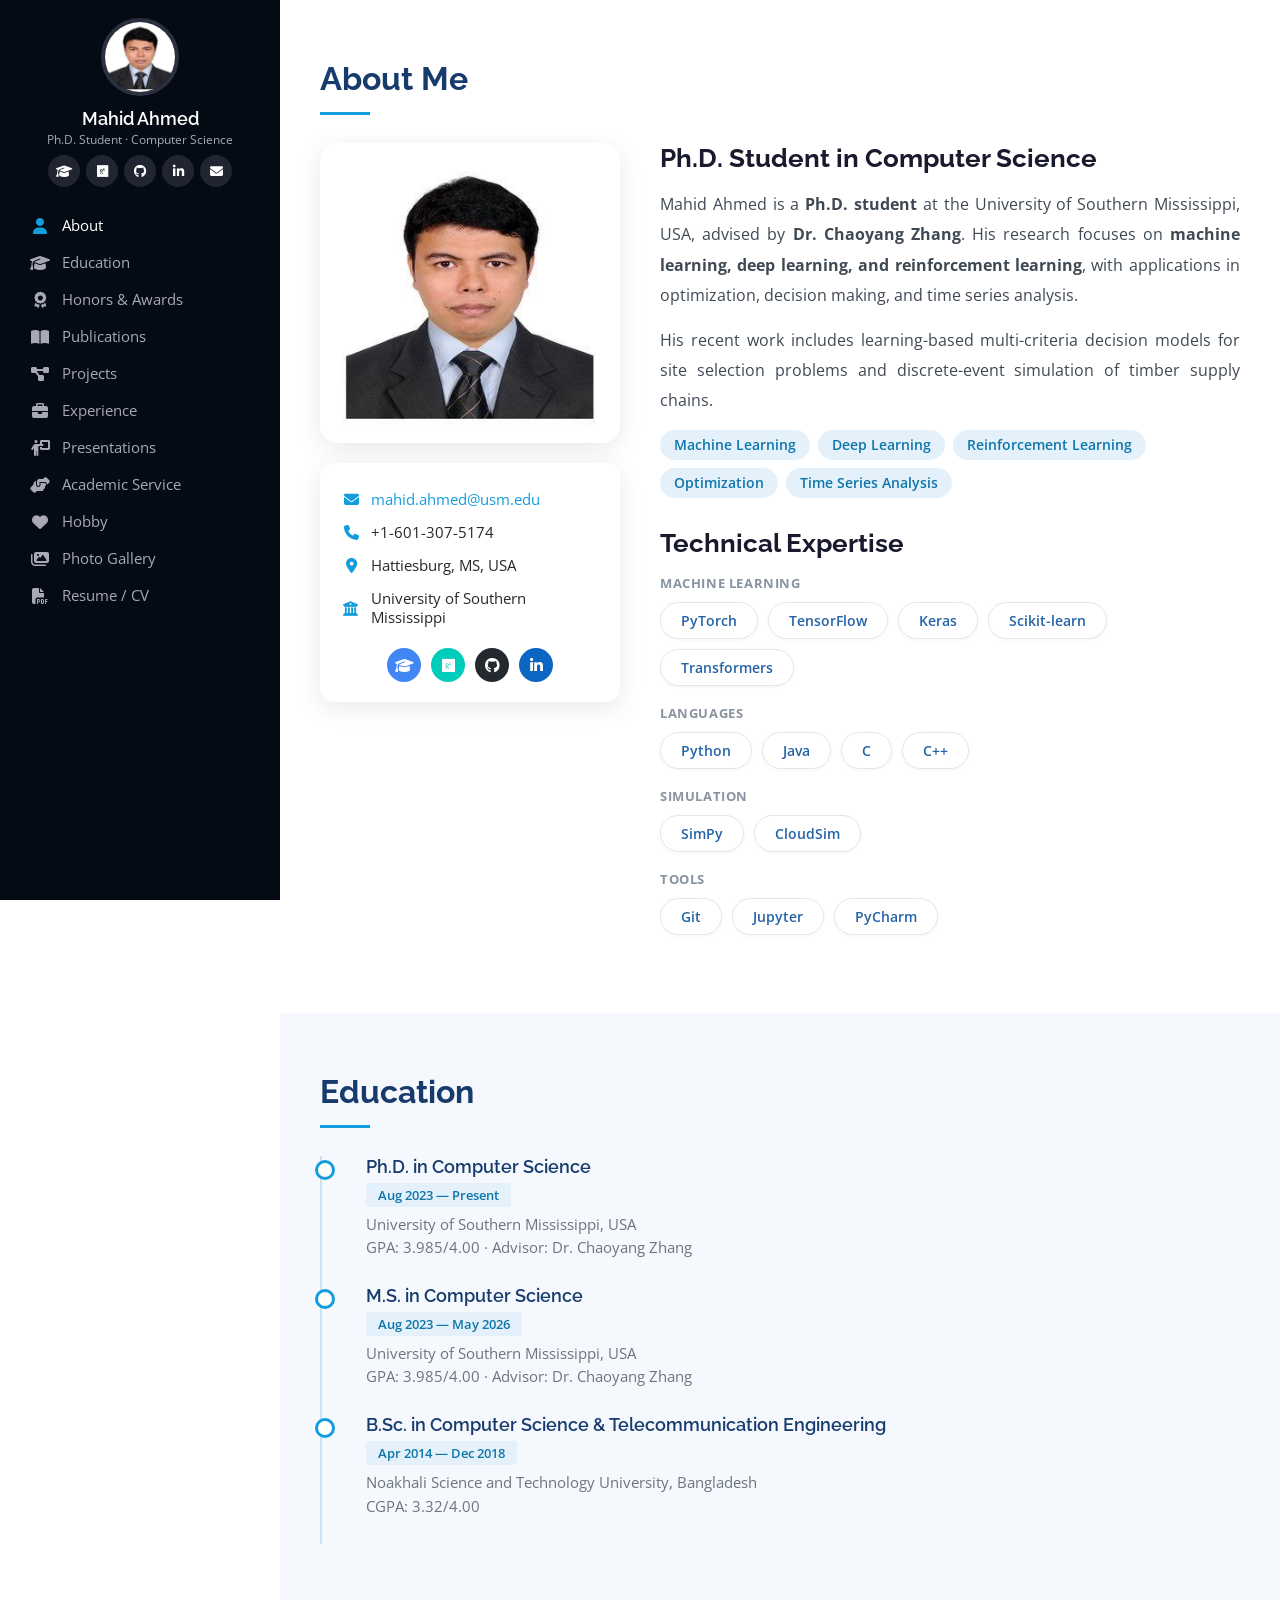
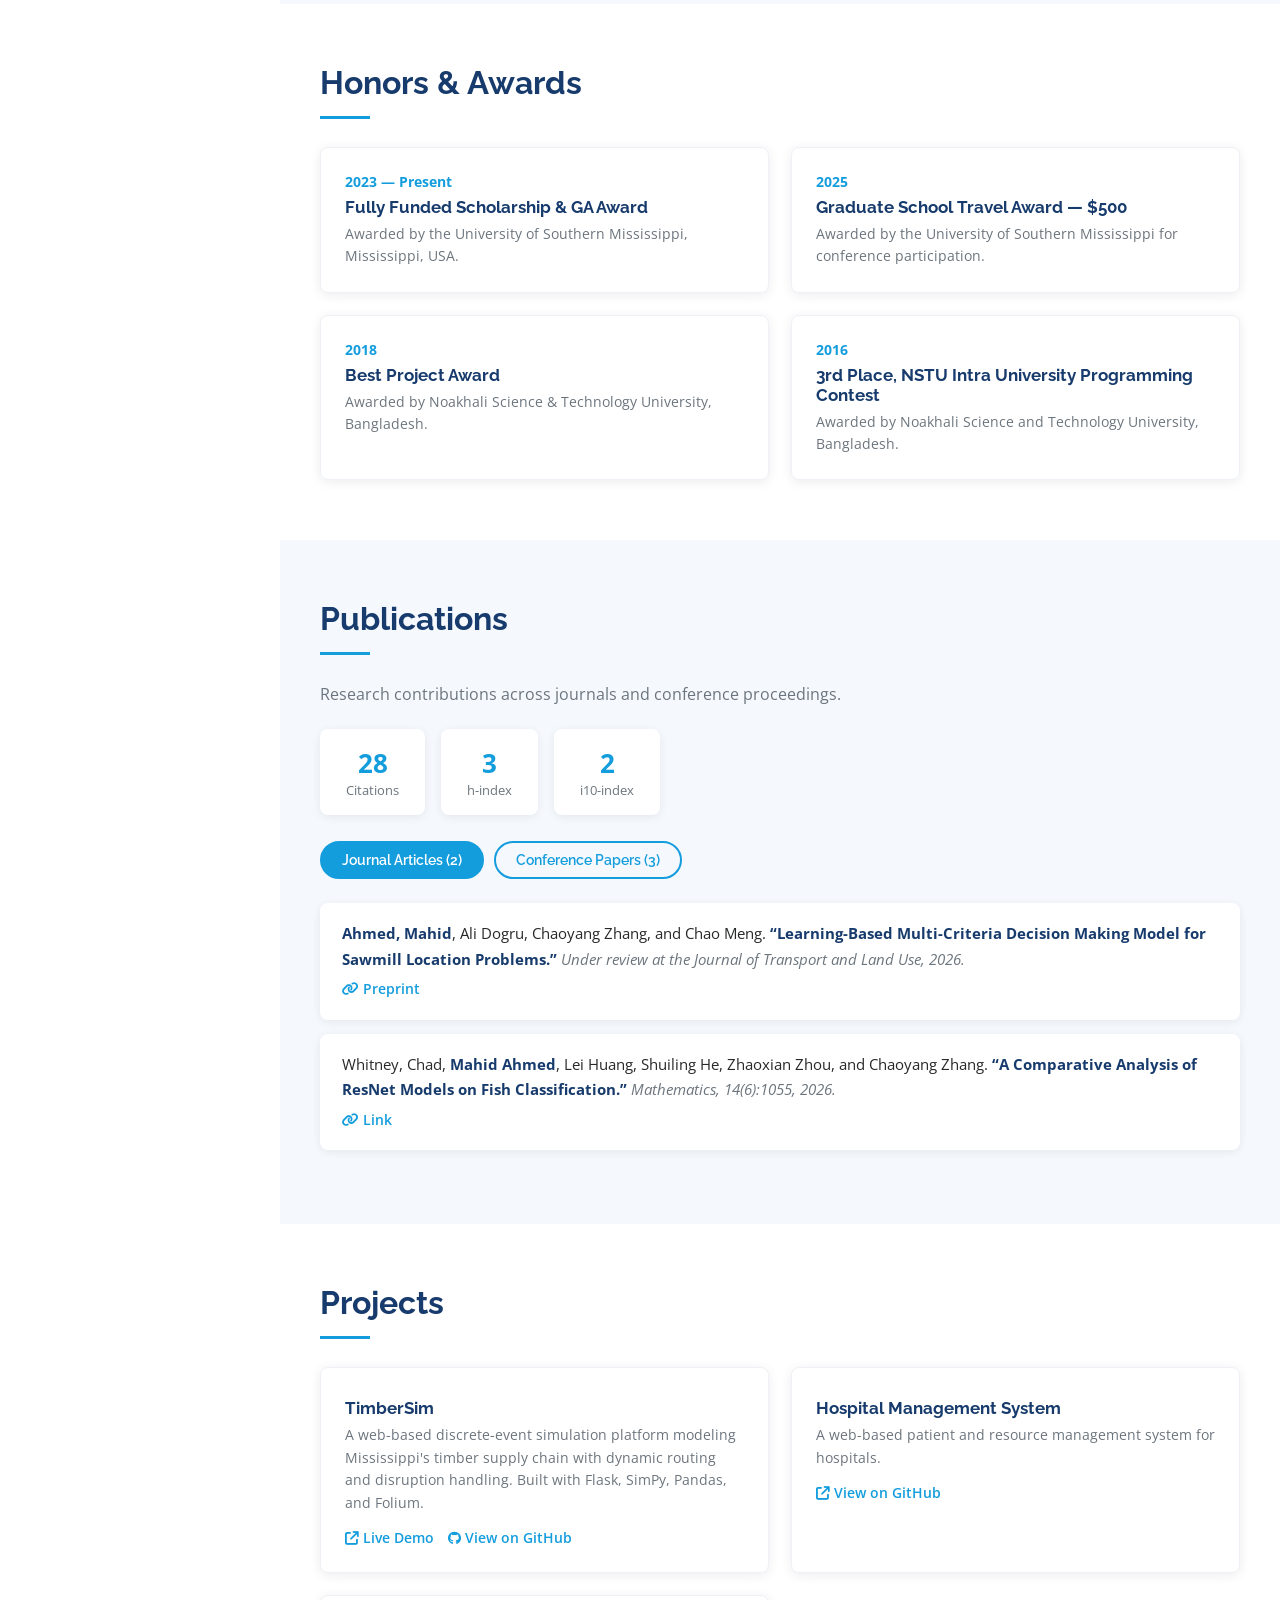
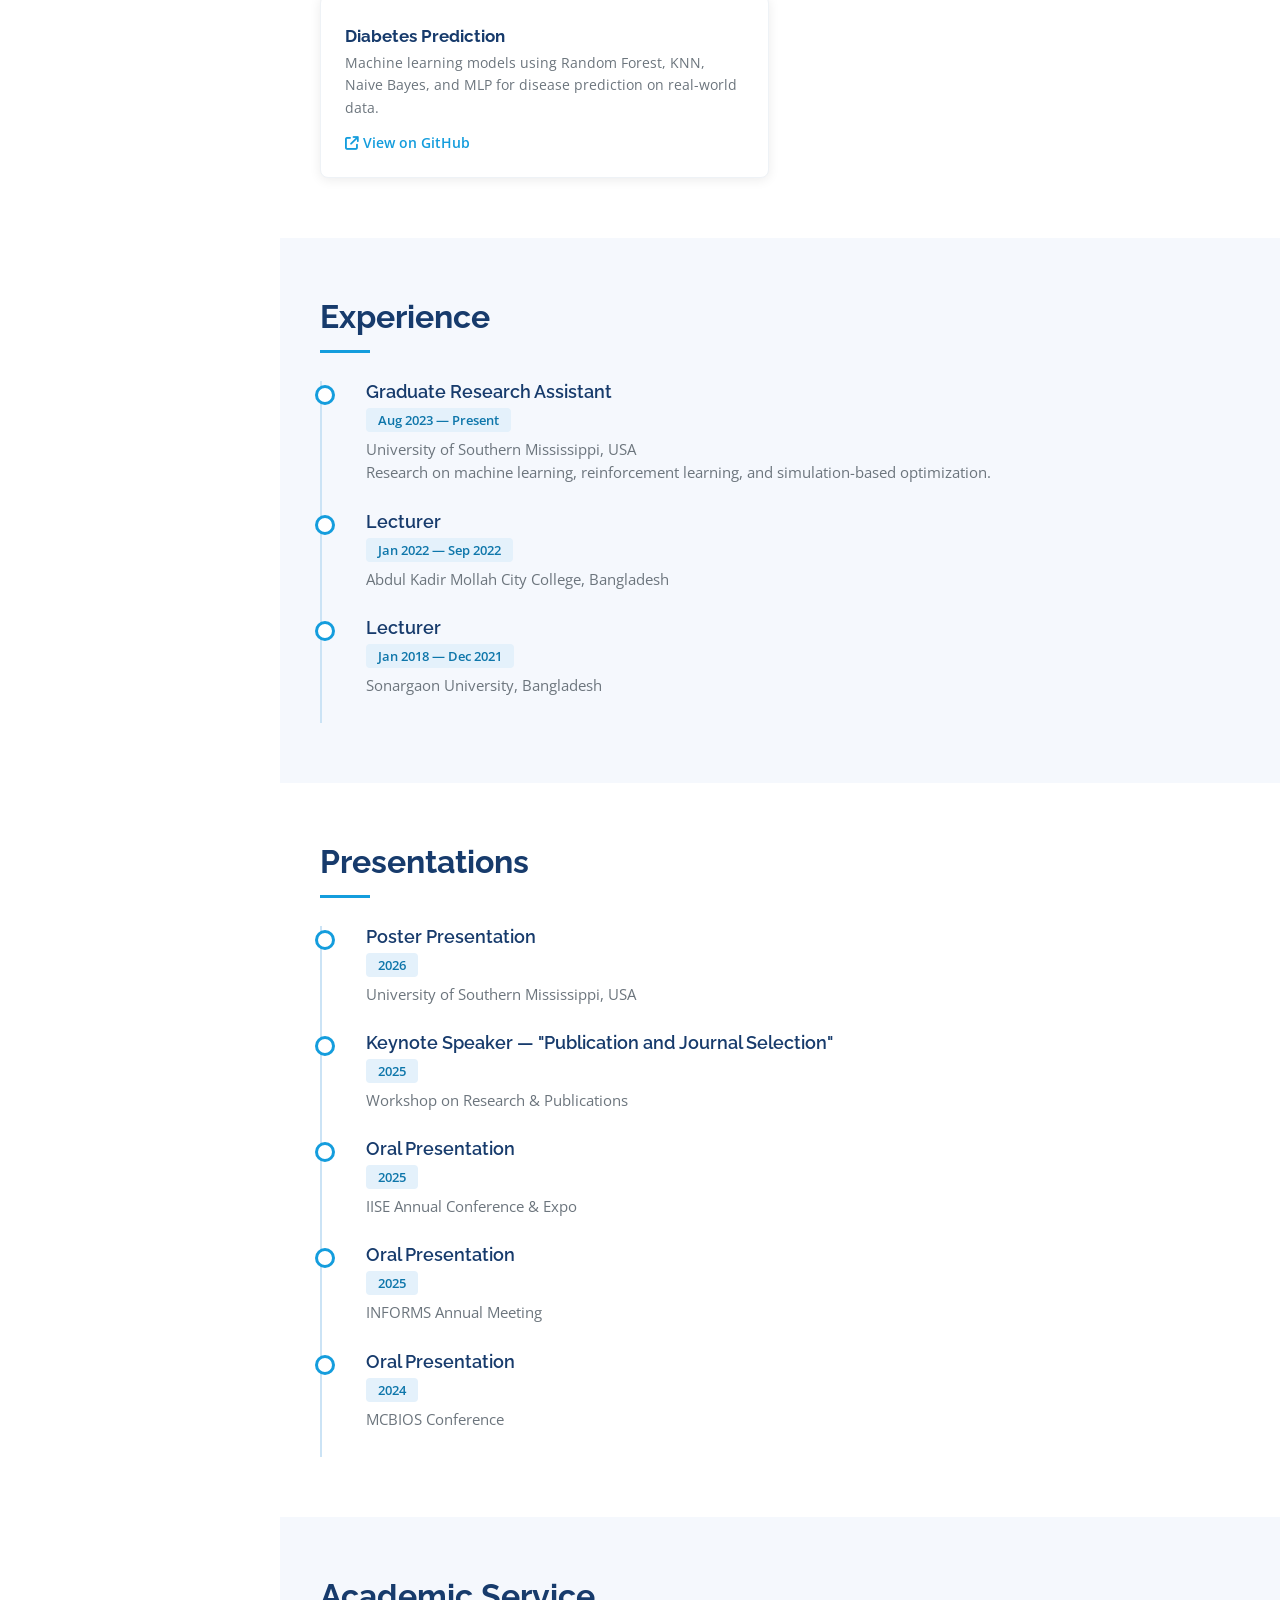
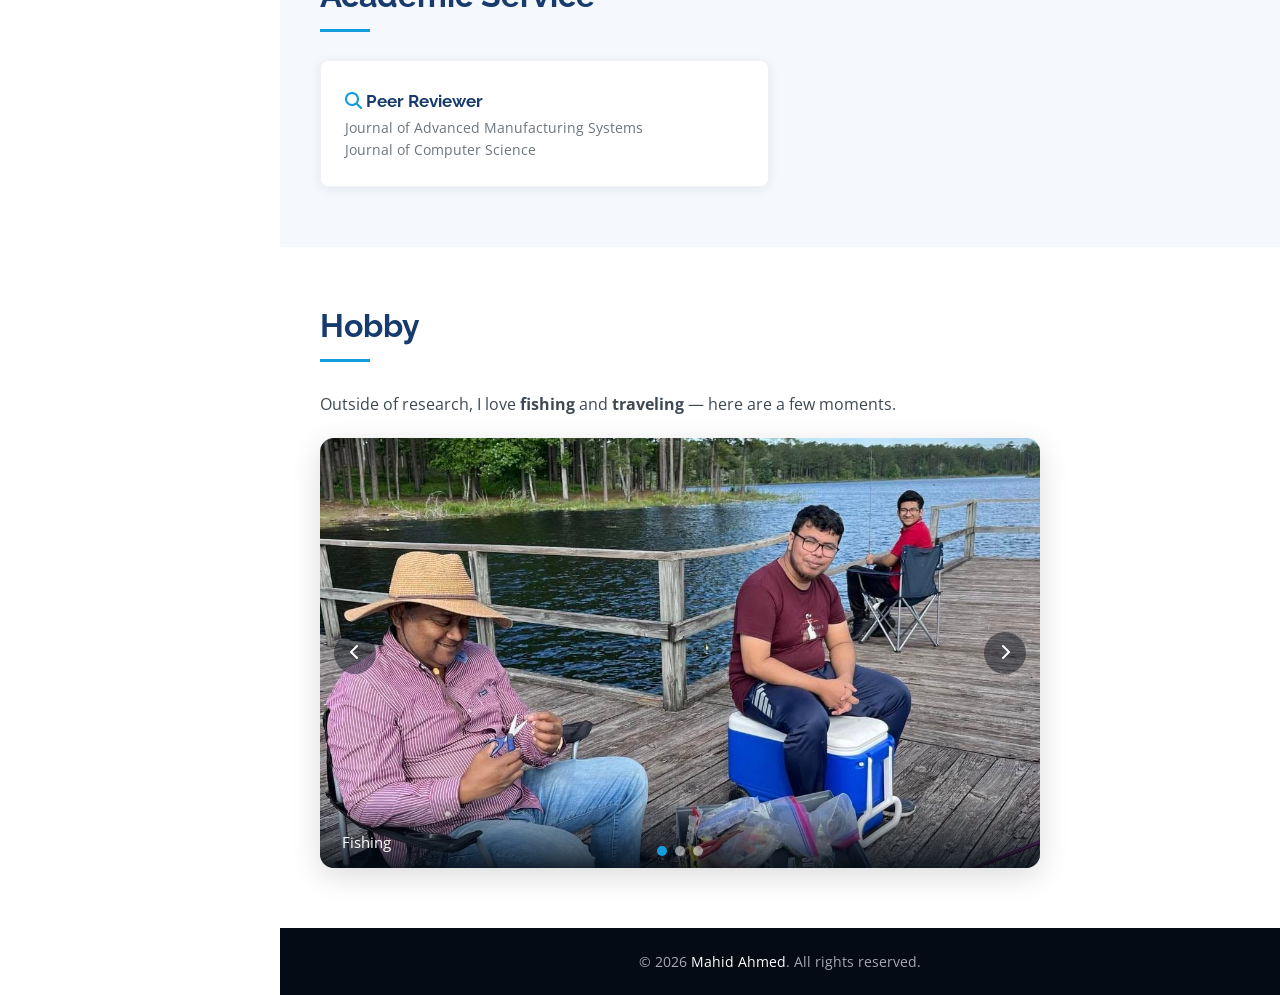
<file: index.html>
<!DOCTYPE html>
<html lang="en">
<head>
<meta charset="UTF-8">
<meta name="viewport" content="width=device-width, initial-scale=1.0">
<title>Mahid Ahmed</title>
<meta name="description" content="Mahid Ahmed — Ph.D. Student in Computer Science, University of Southern Mississippi.">
<link rel="preconnect" href="https://fonts.googleapis.com">
<link href="https://fonts.googleapis.com/css2?family=Open+Sans:wght@400;600;700&family=Raleway:wght@400;500;600;700&family=Poppins:wght@400;500;600&display=swap" rel="stylesheet">
<link rel="stylesheet" href="https://cdnjs.cloudflare.com/ajax/libs/font-awesome/6.5.2/css/all.min.css">
<link rel="stylesheet" href="css/style.css">
</head>
<body>

<button id="menu-toggle" aria-label="Toggle menu"><i class="fa-solid fa-bars"></i></button>

<aside id="sidebar">
  <div class="profile" id="side-profile"></div>
  <nav class="nav-menu">
    <ul>
      <li><a href="#about" class="active"><i class="fa-solid fa-user"></i> About</a></li>
      <li><a href="#education"><i class="fa-solid fa-graduation-cap"></i> Education</a></li>
      <li><a href="#awards"><i class="fa-solid fa-award"></i> Honors &amp; Awards</a></li>
      <li><a href="#publications"><i class="fa-solid fa-book-open"></i> Publications</a></li>
      <li><a href="#projects"><i class="fa-solid fa-diagram-project"></i> Projects</a></li>
      <li><a href="#experience"><i class="fa-solid fa-briefcase"></i> Experience</a></li>
      <li><a href="#presentations"><i class="fa-solid fa-person-chalkboard"></i> Presentations</a></li>
      <li><a href="#service"><i class="fa-solid fa-handshake-angle"></i> Academic Service</a></li>
      <li><a href="#hobby"><i class="fa-solid fa-heart"></i> Hobby</a></li>
      <li><a href="photos.html"><i class="fa-solid fa-images"></i> Photo Gallery</a></li>
      <li><a href="CV_Mahid.pdf" id="nav-cv" target="_blank"><i class="fa-solid fa-file-pdf"></i> Resume / CV</a></li>
    </ul>
  </nav>
</aside>

<main id="main">
  <section id="about">
    <div class="section-title"><h2>About Me</h2></div>
    <div id="about-content"></div>
  </section>

  <section id="education">
    <div class="section-title"><h2>Education</h2></div>
    <div id="education-content"></div>
  </section>

  <section id="awards">
    <div class="section-title"><h2>Honors &amp; Awards</h2></div>
    <div id="awards-content"></div>
  </section>

  <section id="publications">
    <div class="section-title">
      <h2>Publications</h2>
      <p>Research contributions across journals and conference proceedings.</p>
    </div>
    <div id="publications-content"></div>
  </section>

  <section id="projects">
    <div class="section-title"><h2>Projects</h2></div>
    <div id="projects-content"></div>
  </section>

  <section id="experience">
    <div class="section-title"><h2>Experience</h2></div>
    <div id="experience-content"></div>
  </section>

  <section id="presentations">
    <div class="section-title"><h2>Presentations</h2></div>
    <div id="presentations-content"></div>
  </section>

  <section id="service">
    <div class="section-title"><h2>Academic Service</h2></div>
    <div id="service-content"></div>
  </section>

  <section id="hobby">
    <div class="section-title"><h2>Hobby</h2></div>
    <div id="hobby-content"></div>
  </section>
</main>

<footer id="footer-name"></footer>

<!-- Section data: one file per section (edit via admin.html) -->
<script src="data/profile.js"></script>
<script src="data/about.js"></script>
<script src="data/education.js"></script>
<script src="data/awards.js"></script>
<script src="data/publications.js"></script>
<script src="data/projects.js"></script>
<script src="data/experience.js"></script>
<script src="data/presentations.js"></script>
<script src="data/service.js"></script>
<script src="data/hobby.js"></script>
<script src="js/render.js"></script>
</body>
</html>
</file>
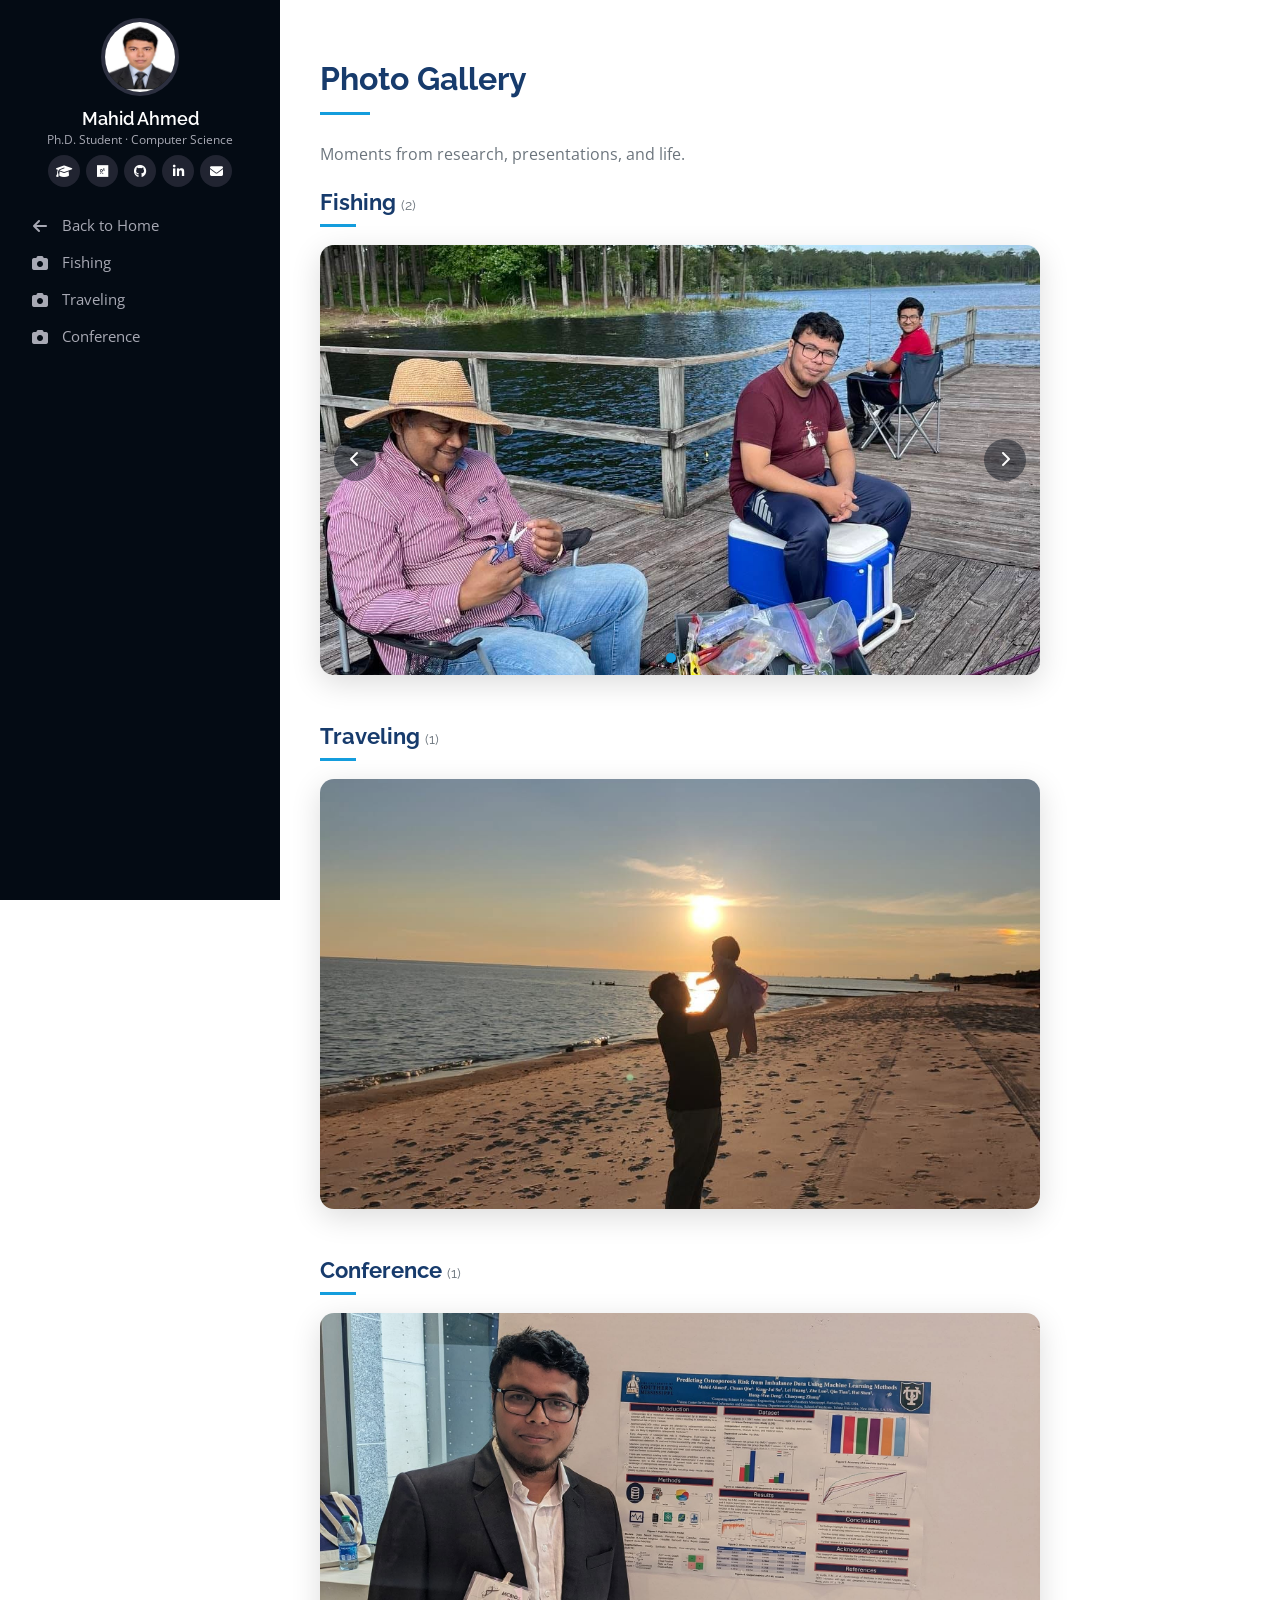
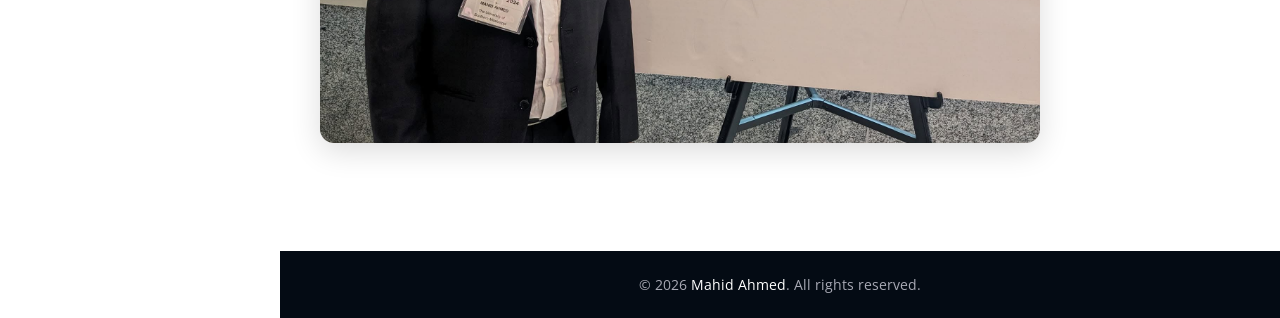
<file: photos.html>
<!DOCTYPE html>
<html lang="en">
<head>
<meta charset="UTF-8">
<meta name="viewport" content="width=device-width, initial-scale=1.0">
<title>Photo Gallery — Mahid Ahmed</title>
<link rel="preconnect" href="https://fonts.googleapis.com">
<link href="https://fonts.googleapis.com/css2?family=Open+Sans:wght@400;600;700&family=Raleway:wght@400;500;600;700&display=swap" rel="stylesheet">
<link rel="stylesheet" href="https://cdnjs.cloudflare.com/ajax/libs/font-awesome/6.5.2/css/all.min.css">
<link rel="stylesheet" href="css/style.css">
</head>
<body>

<button id="menu-toggle" aria-label="Toggle menu"><i class="fa-solid fa-bars"></i></button>

<aside id="sidebar">
  <div class="profile" id="side-profile"></div>
  <nav class="nav-menu">
    <ul id="gallery-nav">
      <li><a href="index.html"><i class="fa-solid fa-arrow-left"></i> Back to Home</a></li>
    </ul>
  </nav>
</aside>

<main id="main">
  <section>
    <div class="section-title">
      <h2>Photo Gallery</h2>
      <p>Moments from research, presentations, and life.</p>
    </div>
    <div id="gallery-content"></div>
  </section>
</main>

<footer id="footer-name"></footer>

<div id="lightbox">
  <button class="lb-close" aria-label="Close"><i class="fa-solid fa-xmark"></i></button>
  <img alt="">
  <div class="lb-caption"></div>
</div>

<script src="data/profile.js"></script>
<script src="data/photos.js"></script>
<script src="js/photos.js"></script>
</body>
</html>
</file>
<file: css/style.css>
:root{
  --bg:#f5f8fd;
  --sidebar:#040b14;
  --accent:#149ddd;
  --accent-dark:#0e76aa;
  --text:#272829;
  --muted:#6c757d;
  --heading:#173b6c;
}
*{margin:0;padding:0;box-sizing:border-box}
html{scroll-behavior:smooth}
body{font-family:'Open Sans',sans-serif;color:var(--text);background:#fff}
a{color:var(--accent);text-decoration:none}
a:hover{color:#37b3ed}
h1,h2,h3,h4,h5{font-family:'Raleway',sans-serif}

/* ===== Sidebar ===== */
#sidebar{position:fixed;top:0;left:0;bottom:0;width:280px;background:var(--sidebar);color:#fff;padding:0 15px;overflow-y:auto;z-index:999;transition:all .4s}
#sidebar::-webkit-scrollbar{width:6px}
#sidebar::-webkit-scrollbar-thumb{background:#2c3e50;border-radius:3px}
.profile{text-align:center;padding:18px 0 4px}
.profile img{width:78px;height:78px;object-fit:cover;border-radius:50%;border:4px solid #2c2f3f}
.profile h1{font-size:18px;font-weight:600;margin:7px 0 3px}
.profile h1 a{color:#fff}
.profile .tagline{font-size:11.5px;color:#a8a9b4;margin-bottom:8px}
.social-links{display:flex;justify-content:center;gap:6px;margin-bottom:4px}
.social-links a{display:flex;align-items:center;justify-content:center;width:32px;height:32px;border-radius:50%;background:#212431;color:#fff;font-size:13px;transition:.3s}
.social-links a:hover{background:var(--accent)}
.nav-menu{padding:12px 0}
.nav-menu ul{list-style:none}
.nav-menu a{display:flex;align-items:center;gap:12px;padding:9px 15px;color:#a8a9b4;font-size:14.5px;transition:.3s;border-radius:4px}
.nav-menu a i{font-size:16px;width:20px;text-align:center}
.nav-menu a:hover,.nav-menu a.active{color:#fff}
.nav-menu a:hover i,.nav-menu a.active i{color:var(--accent)}

/* ===== Main ===== */
#main{margin-left:280px}
section{padding:60px 40px;overflow:hidden}
section:nth-of-type(even){background:var(--bg)}
.section-title h2{font-size:32px;font-weight:700;color:var(--heading);position:relative;padding-bottom:18px;margin-bottom:28px}
.section-title h2::after{content:'';position:absolute;left:0;bottom:0;width:50px;height:3px;background:var(--accent)}
.section-title p{margin-bottom:24px;color:var(--muted)}

/* About */
.about-wrap{display:flex;gap:40px;flex-wrap:wrap;align-items:flex-start}
.about-left{width:300px;flex-shrink:0;display:flex;flex-direction:column;gap:20px}
.photo-card{background:#fff;border-radius:18px;padding:14px;box-shadow:0 6px 26px rgba(0,0,0,.09)}
.photo-card img{width:100%;border-radius:12px;display:block}
.contact-card{background:#fff;border-radius:14px;padding:20px 22px;box-shadow:0 6px 26px rgba(0,0,0,.09)}
.contact-card ul{list-style:none}
.contact-card li{display:flex;align-items:center;gap:11px;padding:7px 0;font-size:14.5px}
.contact-card li i{color:var(--accent);font-size:15px;width:18px;text-align:center}
.contact-socials{display:flex;justify-content:center;gap:10px;margin-top:14px}
.contact-socials a{width:34px;height:34px;border-radius:50%;display:flex;align-items:center;justify-content:center;color:#fff;font-size:15px;transition:.25s}
.contact-socials a:hover{transform:scale(1.12);color:#fff}
.cs-scholar{background:#4285f4}
.cs-researchgate{background:#00ccbb}
.cs-github{background:#24292f}
.cs-linkedin{background:#0a66c2}
.about-text{flex:1;min-width:300px}
.about-text h3{font-size:26px;color:#1a1a2e;margin-bottom:16px;font-weight:700}
.about-text p{margin-bottom:14px;line-height:1.9;text-align:justify;color:#3f4954}
.exp-title{margin-top:30px}
.exp-group{margin-bottom:18px}
.exp-group .exp-label{font-size:13px;font-weight:700;letter-spacing:.6px;text-transform:uppercase;color:#8a94a0;margin-bottom:10px}
.exp-group .chips{display:flex;flex-wrap:wrap;gap:10px}
.chip-outline{background:#fff;border:1px solid #dfe7ee;color:#2563a8;padding:8px 20px;border-radius:24px;font-size:14px;font-weight:600;box-shadow:0 1px 4px rgba(0,0,0,.04)}
.interests{display:flex;flex-wrap:wrap;gap:8px;margin:6px 0 4px}
.chip{background:#e4f1fb;color:var(--accent-dark);padding:6px 14px;border-radius:20px;font-size:13.5px;font-weight:600}

/* Timeline */
.timeline{position:relative;padding-left:24px;border-left:2px solid #cbe3f5}
.timeline-item{position:relative;padding:0 0 26px 20px}
.timeline-item::before{content:'';position:absolute;left:-31px;top:4px;width:14px;height:14px;border-radius:50%;background:#fff;border:3px solid var(--accent)}
.timeline-item h4{font-size:18px;color:var(--heading);font-weight:600}
.timeline-item .period{display:inline-block;background:#e4f1fb;color:var(--accent-dark);padding:3px 12px;border-radius:4px;font-size:13px;font-weight:600;margin:6px 0}
.timeline-item p{color:var(--muted);font-size:14.5px;line-height:1.6}

/* Cards */
.grid{display:grid;grid-template-columns:repeat(auto-fill,minmax(300px,1fr));gap:22px}
.card{background:#fff;border-radius:8px;padding:24px;box-shadow:0 2px 12px rgba(0,0,0,.08);transition:.3s;border:1px solid #eef2f6}
.card:hover{transform:translateY(-4px);box-shadow:0 8px 24px rgba(0,0,0,.12)}
.card .year{color:var(--accent);font-weight:700;font-size:14px}
.card h4{font-size:17px;color:var(--heading);margin:6px 0}
.card p{font-size:14px;color:var(--muted);line-height:1.6}
.card .links{margin-top:12px}
.card .links a{font-size:13.5px;font-weight:600;margin-right:14px}

/* Publications */
.pub-tabs{display:flex;gap:10px;margin-bottom:24px;flex-wrap:wrap}
.pub-tab{padding:9px 20px;border-radius:24px;border:2px solid var(--accent);color:var(--accent);background:transparent;font-weight:600;font-size:14px;cursor:pointer;transition:.3s;font-family:'Raleway',sans-serif}
.pub-tab.active,.pub-tab:hover{background:var(--accent);color:#fff}
.pub-list{list-style:none}
.pub-list li{background:#fff;border-radius:8px;padding:18px 22px;margin-bottom:14px;box-shadow:0 2px 10px rgba(0,0,0,.07);font-size:15px;line-height:1.7}
.pub-list li b{color:var(--heading)}
.pub-list .venue{color:var(--muted);font-style:italic}
.pub-list .pub-link{display:inline-block;margin-top:6px;font-weight:600;font-size:13.5px}
.pub-group{display:none}
.pub-group.show{display:block}
.scholar-stats{display:flex;gap:16px;flex-wrap:wrap;margin-bottom:26px}
.stat{background:#fff;border-radius:8px;padding:16px 26px;text-align:center;box-shadow:0 2px 10px rgba(0,0,0,.07)}
.stat .num{font-size:26px;font-weight:700;color:var(--accent)}
.stat .lbl{font-size:13px;color:var(--muted)}

/* Skills */
.skill-groups{display:grid;grid-template-columns:repeat(auto-fill,minmax(260px,1fr));gap:22px}
.skill-group h4{color:var(--heading);font-size:16px;margin-bottom:12px}
.skill-group .chips{display:flex;flex-wrap:wrap;gap:8px}

/* Footer */
footer{background:var(--sidebar);color:#a8a9b4;text-align:center;padding:24px 15px;margin-left:280px;font-size:14px}
footer a{color:#fff}

/* Hobby slider */
.hobby-text{margin-bottom:20px;line-height:1.8;color:#3f4954;max-width:720px}
.slider{position:relative;max-width:720px;border-radius:14px;overflow:hidden;box-shadow:0 8px 30px rgba(0,0,0,.14)}
.slide{display:none;position:relative}
.slide.on{display:block;animation:fadein .5s}
@keyframes fadein{from{opacity:.4}to{opacity:1}}
.slide img{width:100%;height:430px;object-fit:cover;display:block}
.slide-caption{position:absolute;left:0;right:0;bottom:0;background:linear-gradient(transparent,rgba(4,11,20,.85));color:#fff;padding:34px 22px 16px;font-size:14.5px}
.slide-arrow{position:absolute;top:50%;transform:translateY(-50%);width:42px;height:42px;border:none;border-radius:50%;background:rgba(4,11,20,.45);color:#fff;font-size:16px;cursor:pointer;transition:.25s;z-index:2}
.slide-arrow:hover{background:var(--accent)}
.slide-arrow.prev{left:14px}
.slide-arrow.next{right:14px}
.slide-dots{position:absolute;bottom:12px;left:0;right:0;display:flex;justify-content:center;gap:8px;z-index:2}
.slide-dots button{width:10px;height:10px;border-radius:50%;border:none;background:rgba(255,255,255,.5);cursor:pointer;padding:0}
.slide-dots button.on{background:var(--accent)}

/* Photo gallery page */
.gallery-cat{margin-bottom:48px}
.gallery-cat h3{font-size:22px;color:var(--heading);margin-bottom:18px;position:relative;padding-bottom:12px}
.gallery-cat h3::after{content:'';position:absolute;left:0;bottom:0;width:36px;height:3px;background:var(--accent)}
.gallery-cat .cat-count{font-size:14px;color:var(--muted);font-weight:400}
.gallery-slider .slide img{cursor:zoom-in}

/* Lightbox */
#lightbox{position:fixed;inset:0;background:rgba(4,11,20,.92);display:none;align-items:center;justify-content:center;z-index:2000;flex-direction:column;padding:30px}
#lightbox.open{display:flex}
#lightbox img{max-width:90vw;max-height:80vh;border-radius:8px}
#lightbox .lb-caption{color:#cfd8e3;margin-top:14px;font-size:15px;text-align:center}
#lightbox .lb-close{position:absolute;top:18px;right:22px;background:none;border:none;color:#fff;font-size:30px;cursor:pointer}

/* Mobile */
#menu-toggle{display:none;position:fixed;top:16px;right:16px;z-index:1000;width:44px;height:44px;border:none;border-radius:50%;background:var(--accent);color:#fff;font-size:20px;cursor:pointer}
@media (max-width:1024px){
  #sidebar{left:-280px}
  #sidebar.open{left:0}
  #main,footer{margin-left:0}
  #menu-toggle{display:block}
  section{padding:50px 22px}
}
</file>
